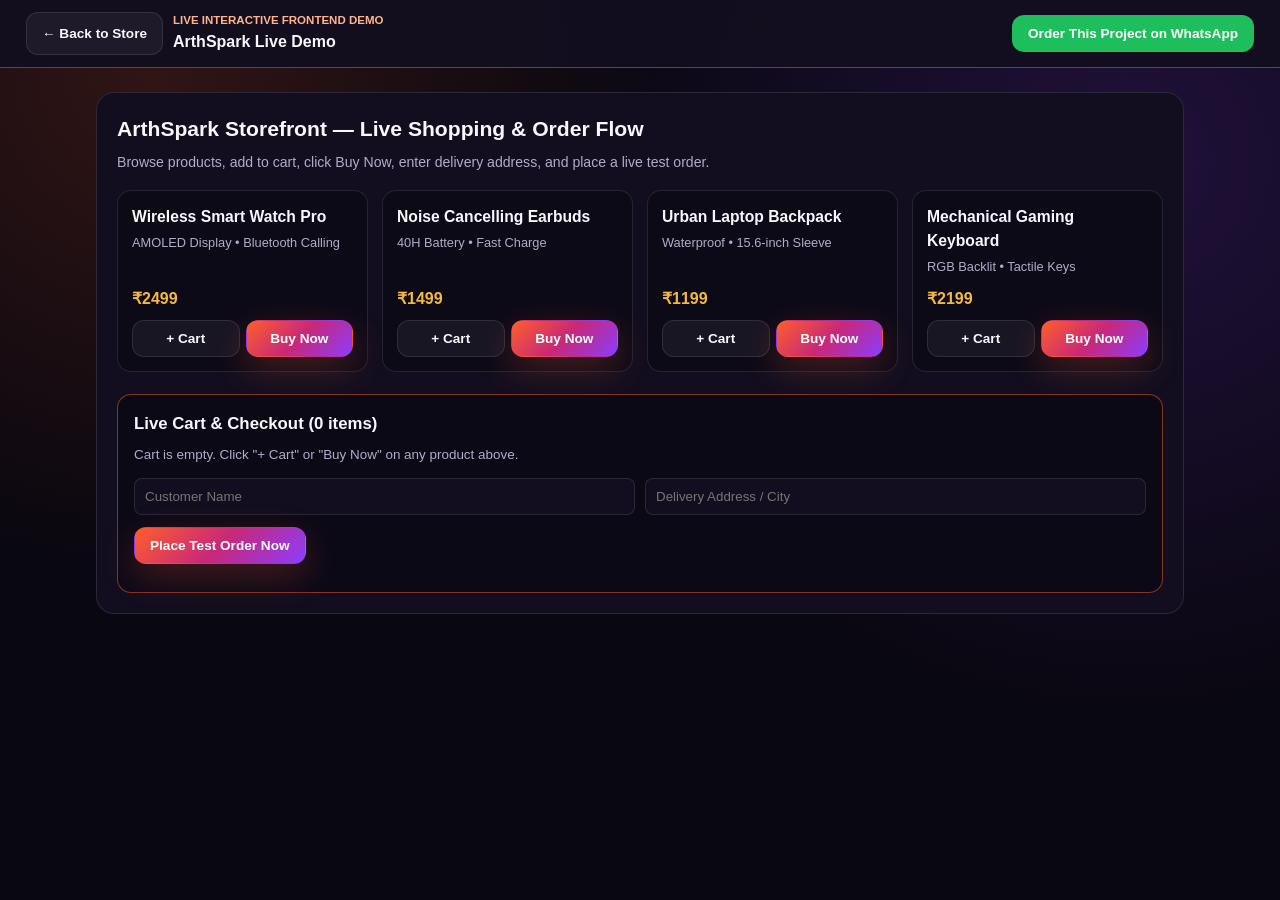
<file: ​1. demo.html>
<!DOCTYPE html>
<html lang="en">
<head>
  <meta charset="UTF-8" />
  <meta name="viewport" content="width=device-width, initial-scale=1.0" />
  <title>ArthSpark Live Interactive Demo</title>
  <link rel="stylesheet" href="style.css" />
  <style>
    .demo-topbar {
      background: rgba(18, 14, 31, 0.95);
      border-bottom: 1px solid var(--border-glow);
      padding: 12px 0;
      position: sticky;
      top: 0;
      z-index: 90;
    }
    .demo-shell {
      max-width: 1120px;
      margin: 24px auto 60px;
      padding: 0 16px;
    }
    .demo-stage {
      background: var(--bg-card);
      border: 1px solid var(--border-subtle);
      border-radius: var(--radius-lg);
      padding: 20px;
    }
    .demo-items-grid {
      display: grid;
      grid-template-columns: repeat(auto-fill, minmax(220px, 1fr));
      gap: 14px;
      margin-top: 16px;
    }
    .demo-item-card {
      background: #0d0a18;
      border: 1px solid var(--border-subtle);
      border-radius: 14px;
      padding: 14px;
      display: flex;
      flex-direction: column;
      justify-content: space-between;
    }
    .demo-item-card h4 {
      font-size: 0.98rem;
      margin-bottom: 4px;
    }
    .demo-item-card p {
      font-size: 0.8rem;
      color: var(--text-secondary);
      margin-bottom: 10px;
    }
    .cart-panel {
      margin-top: 22px;
      background: #0c0917;
      border: 1px solid var(--border-glow);
      border-radius: 14px;
      padding: 16px;
    }
    .loan-cat-grid {
      display: grid;
      grid-template-columns: repeat(auto-fill, minmax(175px, 1fr));
      gap: 10px;
      margin: 14px 0 18px;
    }
    .loan-type-btn {
      padding: 11px;
      border-radius: 12px;
      background: #0d0a18;
      border: 1px solid var(--border-subtle);
      color: #fff;
      font-weight: 600;
      font-size: 0.84rem;
      cursor: pointer;
      text-align: left;
    }
    .loan-type-btn.active {
      border-color: var(--accent-orange);
      background: rgba(255, 94, 43, 0.14);
    }
    .seat-grid {
      display: grid;
      grid-template-columns: repeat(4, 1fr);
      gap: 8px;
      max-width: 280px;
      margin: 14px 0;
    }
    .seat-btn {
      padding: 9px;
      border-radius: 8px;
      background: #0d0a18;
      border: 1px solid var(--border-subtle);
      color: #fff;
      cursor: pointer;
      font-size: 0.8rem;
    }
    .seat-btn.picked {
      background: var(--gradient-brand);
      border-color: transparent;
      font-weight: 700;
    }
  </style>
</head>
<body>
  <div class="demo-topbar">
    <div class="container" style="display:flex; align-items:center; justify-content:space-between; gap:10px; flex-wrap:wrap;">
      <div style="display:flex; align-items:center; gap:10px;">
        <a href="index.html" class="btn btn-outline">&larr; Back to Store</a>
        <div>
          <div style="font-size:0.72rem; color:#ffb48f; font-weight:700;">LIVE INTERACTIVE FRONTEND DEMO</div>
          <strong id="demoHeaderTitle" style="font-size:1rem;">ArthSpark Demo</strong>
        </div>
      </div>
      <div style="display:flex; gap:8px;">
        <button id="demoEnquireWa" class="btn btn-whatsapp" type="button">Order This Project on WhatsApp</button>
      </div>
    </div>
  </div>

  <main class="demo-shell">
    <div id="demoStage" class="demo-stage"></div>
  </main>

  <script src="config.js"></script>
  <script>
    (function () {
      const params = new URLSearchParams(window.location.search);
      const type = (params.get("type") || "ecommerce").toLowerCase();
      const title = params.get("title") || "ArthSpark Live Demo";
      const price = params.get("price") || "7999";
      const cfg = window.ARTHSPARK_CONFIG || {};
      const waNum = String(cfg.WHATSAPP_NUMBER || "917978895193").replace(/\D/g, "");

      document.getElementById("demoHeaderTitle").textContent = title;

      function openWa(text) {
        window.open(`https://wa.me/${waNum}?text=${encodeURIComponent(text)}`, "_blank");
      }

      document.getElementById("demoEnquireWa").addEventListener("click", () => {
        openWa(`Hello ArthSpark, I tested the live demo of "${title}" (Price: ₹${price}). Please share setup details!`);
      });

      const stage = document.getElementById("demoStage");

      // 1. Commerce / Grocery / Milk / Veg & Fruits / Restaurant Store Demo
      const STORE_CATALOGS = {
        ecommerce: {
          heading: "ArthSpark Storefront — Live Shopping & Order Flow",
          sub: "Browse products, add to cart, click Buy Now, enter delivery address, and place a live test order.",
          items: [
            { name: "Wireless Smart Watch Pro", desc: "AMOLED Display • Bluetooth Calling", price: 2499 },
            { name: "Noise Cancelling Earbuds", desc: "40H Battery • Fast Charge", price: 1499 },
            { name: "Urban Laptop Backpack", desc: "Waterproof • 15.6-inch Sleeve", price: 1199 },
            { name: "Mechanical Gaming Keyboard", desc: "RGB Backlit • Tactile Keys", price: 2199 }
          ]
        },
        grocery: {
          heading: "ArthSpark Instant Grocery — 15-Min Store Demo",
          sub: "Select daily grocery essentials, add to basket, and complete instant checkout.",
          items: [
            { name: "Premium Basmati Rice (5 kg)", desc: "Aged Long Grain • Farm Fresh", price: 480 },
            { name: "Cold-Pressed Mustard Oil (1 L)", desc: "100% Pure Kachi Ghani", price: 185 },
            { name: "Whole Wheat Chakki Atta (10 kg)", desc: "High Fiber • Soft Rotis", price: 420 },
            { name: "Toor Dal & Spices Combo", desc: "Unpolished Dal + Masala Pack", price: 290 }
          ]
        },
        milk: {
          heading: "ArthSpark Fresh Milk — Daily Morning Subscription Demo",
          sub: "Choose milk pack & morning delivery slot to test subscription ordering.",
          items: [
            { name: "Farm Fresh Full Cream Milk (1 L)", desc: "Morning 6:00 AM Delivery", price: 68 },
            { name: "A2 Desi Cow Milk (1 L)", desc: "Pure Glass Bottle Pack", price: 85 },
            { name: "Fresh Paneer & Curd Pack", desc: "200g Paneer + 400g Dahi", price: 135 },
            { name: "7-Day Morning Milk Pass", desc: "1L Daily • Pause Anytime", price: 460 }
          ]
        },
        veg_fruits: {
          heading: "ArthSpark Sabzi & Fresh Fruits Mandi — Live Demo",
          sub: "Pick farm-fresh vegetables & seasonal fruits and place a test basket order.",
          items: [
            { name: "Daily Sabzi Family Basket (4 kg)", desc: "Potato, Onion, Tomato, Green Veg", price: 220 },
            { name: "Shimla Royal Apples (1 kg)", desc: "Crisp & Sweet Handpicked", price: 160 },
            { name: "Seasonal Fruit Gift Box", desc: "Mango, Pomegranate, Banana, Kiwi", price: 340 },
            { name: "Organic Leafy Greens Pack", desc: "Spinach, Coriander, Methi", price: 75 }
          ]
        },
        restaurant: {
          heading: "ArthSpark Restaurant & Digital Menu — Live Ordering Demo",
          sub: "Tap dishes to add to your table/delivery order and send to kitchen.",
          items: [
            { name: "Paneer Tikka Masala + 2 Butter Naan", desc: "Chef Special Combo", price: 260 },
            { name: "Hyderabadi Dum Biryani", desc: "Served with Raita & Salan", price: 240 },
            { name: "Farmhouse Cheese Burst Pizza", desc: "Medium 10-inch • Fresh Crust", price: 320 },
            { name: "Cold Coffee & Brownie", desc: "Chilled Classic Dessert Combo", price: 180 }
          ]
        }
      };

      if (STORE_CATALOGS[type]) {
        const data = STORE_CATALOGS[type];
        let cart = [];

        function renderStoreDemo() {
          const total = cart.reduce((sum, item) => sum + item.price * item.qty, 0);
          stage.innerHTML = `
            <h2 class="section-heading">${data.heading}</h2>
            <p class="section-sub">${data.sub}</p>
            <div class="demo-items-grid">
              ${data.items
                .map(
                  (it, idx) => `
                  <div class="demo-item-card">
                    <div>
                      <h4>${it.name}</h4>
                      <p>${it.desc}</p>
                    </div>
                    <div>
                      <div style="font-weight:800; color:var(--accent-gold); margin-bottom:8px;">₹${it.price}</div>
                      <div style="display:flex; gap:6px;">
                        <button class="btn btn-outline add-cart-btn" data-idx="${idx}" type="button" style="flex:1;">+ Cart</button>
                        <button class="btn btn-primary buy-item-btn" data-idx="${idx}" type="button" style="flex:1;">Buy Now</button>
                      </div>
                    </div>
                  </div>`
                )
                .join("")}
            </div>

            <div class="cart-panel" id="checkoutSection">
              <h3 style="font-size:1.05rem; margin-bottom:8px;">Live Cart &amp; Checkout (${cart.reduce((s, i) => s + i.qty, 0)} items)</h3>
              ${
                cart.length
                  ? `<div style="margin-bottom:12px;">
                      ${cart
                        .map(
                          (c, i) =>
                            `<div style="display:flex; justify-content:space-between; padding:6px 0; border-bottom:1px solid var(--border-subtle); font-size:0.86rem;">
                              <span>${c.name} x ${c.qty}</span>
                              <span>₹${c.price * c.qty} <button data-rem="${i}" class="rem-btn" style="margin-left:8px; color:#ff7b7b; background:none; border:none; cursor:pointer;">Remove</button></span>
                            </div>`
                        )
                        .join("")}
                      <div style="margin-top:10px; font-weight:800; color:var(--accent-gold);">Total Payable: ₹${total}</div>
                    </div>`
                  : `<p style="font-size:0.84rem; color:var(--text-secondary); margin-bottom:12px;">Cart is empty. Click "+ Cart" or "Buy Now" on any product above.</p>`
              }

              <div style="display:grid; grid-template-columns:repeat(auto-fit, minmax(190px, 1fr)); gap:10px; margin-bottom:12px;">
                <input id="demoCustName" type="text" placeholder="Customer Name" style="padding:10px; border-radius:8px; background:#120e1f; border:1px solid var(--border-subtle); color:#fff;" />
                <input id="demoCustAddr" type="text" placeholder="Delivery Address / City" style="padding:10px; border-radius:8px; background:#120e1f; border:1px solid var(--border-subtle); color:#fff;" />
              </div>
              <button id="placeDemoOrderBtn" class="btn btn-primary" type="button">Place Test Order Now</button>
              <div id="demoOrderReceipt" style="margin-top:12px;"></div>
            </div>
          `;

          stage.querySelectorAll(".add-cart-btn").forEach((b) => {
            b.addEventListener("click", () => {
              const item = data.items[Number(b.getAttribute("data-idx"))];
              const existing = cart.find((c) => c.name === item.name);
              if (existing) existing.qty += 1;
              else cart.push({ ...item, qty: 1 });
              renderStoreDemo();
            });
          });

          stage.querySelectorAll(".buy-item-btn").forEach((b) => {
            b.addEventListener("click", () => {
              const item = data.items[Number(b.getAttribute("data-idx"))];
              cart = [{ ...item, qty: 1 }];
              renderStoreDemo();
              document.getElementById("checkoutSection").scrollIntoView({ behavior: "smooth" });
            });
          });

          stage.querySelectorAll(".rem-btn").forEach((b) => {
            b.addEventListener("click", () => {
              cart.splice(Number(b.getAttribute("data-rem")), 1);
              renderStoreDemo();
            });
          });

          document.getElementById("placeDemoOrderBtn").addEventListener("click", () => {
            if (!cart.length) {
              alert("Please select at least 1 product first!");
              return;
            }
            const cname = document.getElementById("demoCustName").value || "Demo Customer";
            const caddr = document.getElementById("demoCustAddr").value || "Ranchi, Jharkhand";
            const orderId = "AS-" + Math.floor(100000 + Math.random() * 900000);
            document.getElementById("demoOrderReceipt").innerHTML = `
              <div style="background:rgba(30,190,93,0.14); border:1px solid #1ebe5d; padding:12px; border-radius:10px; font-size:0.86rem;">
                <strong>Order Confirmed! (${orderId})</strong><br/>
                Customer: ${cname} • Address: ${caddr} • Total: ₹${total}<br/>
                <em>This is how your customers will place orders on your ArthSpark website!</em>
              </div>
            `;
          });
        }
        renderStoreDemo();
        return;
      }

      // 2. Loan Hub Interactive Demo (Personal, Business, Mortgage, Car New/Old, Bike New/Old)
      if (type === "loan") {
        const LOAN_TYPES = [
          "Personal Loan",
          "Business Loan",
          "Mortgage Loan",
          "New Car Loan",
          "Old Car Loan",
          "New Bike Loan",
          "Old Bike Loan"
        ];
        let activeLoan = LOAN_TYPES[0];

        function renderLoanDemo() {
          stage.innerHTML = `
            <h2 class="section-heading">ArthSpark Loan Hub — All Loan Categories Demo</h2>
            <p class="section-sub">Select any loan category below, calculate EMI, and test instant loan application flow:</p>

            <div class="loan-cat-grid">
              ${LOAN_TYPES.map(
                (lt) =>
                  `<button class="loan-type-btn ${lt === activeLoan ? "active" : ""}" data-lt="${lt}" type="button">${lt}</button>`
              ).join("")}
            </div>

            <div class="cart-panel">
              <h3 style="margin-bottom:10px;">Apply for: <span style="color:var(--accent-gold);">${activeLoan}</span></h3>
              <div style="display:grid; grid-template-columns:repeat(auto-fit, minmax(190px, 1fr)); gap:10px; margin-bottom:12px;">
                <div>
                  <label style="font-size:0.78rem; color:var(--text-secondary);">Loan Amount (₹)</label>
                  <input id="loanAmt" type="number" value="250000" style="width:100%; padding:10px; border-radius:8px; background:#120e1f; border:1px solid var(--border-subtle); color:#fff;" />
                </div>
                <div>
                  <label style="font-size:0.78rem; color:var(--text-secondary);">Tenure (Months)</label>
                  <input id="loanMonths" type="number" value="36" style="width:100%; padding:10px; border-radius:8px; background:#120e1f; border:1px solid var(--border-subtle); color:#fff;" />
                </div>
                <div>
                  <label style="font-size:0.78rem; color:var(--text-secondary);">Applicant Name</label>
                  <input id="loanApplicant" type="text" placeholder="Full Name" style="width:100%; padding:10px; border-radius:8px; background:#120e1f; border:1px solid var(--border-subtle); color:#fff;" />
                </div>
              </div>
              <div style="display:flex; flex-wrap:wrap; gap:10px;">
                <button id="calcEmiBtn" class="btn btn-outline" type="button">Calculate EMI</button>
                <button id="submitLoanDemoBtn" class="btn btn-primary" type="button">Submit ${activeLoan} Request</button>
              </div>
              <div id="loanDemoOut" style="margin-top:12px;"></div>
            </div>
          `;

          stage.querySelectorAll(".loan-type-btn").forEach((b) => {
            b.addEventListener("click", () => {
              activeLoan = b.getAttribute("data-lt");
              renderLoanDemo();
            });
          });

          document.getElementById("calcEmiBtn").addEventListener("click", () => {
            const p = Number(document.getElementById("loanAmt").value) || 100000;
            const n = Number(document.getElementById("loanMonths").value) || 24;
            const r = 11.5 / 12 / 100;
            const emi = Math.round((p * r * Math.pow(1 + r, n)) / (Math.pow(1 + r, n) - 1));
            document.getElementById("loanDemoOut").innerHTML = `<p style="color:var(--accent-gold); font-weight:700;">Estimated Monthly EMI for ${activeLoan}: ₹${emi.toLocaleString("en-IN")}/month</p>`;
          });

          document.getElementById("submitLoanDemoBtn").addEventListener("click", () => {
            const name = document.getElementById("loanApplicant").value || "Applicant";
            const amt = document.getElementById("loanAmt").value || "250000";
            document.getElementById("loanDemoOut").innerHTML = `
              <div style="background:rgba(30,190,93,0.14); border:1px solid #1ebe5d; padding:12px; border-radius:10px; font-size:0.86rem;">
                <strong>Application Logged!</strong> ${name}'s request for <strong>${activeLoan}</strong> (₹${Number(amt).toLocaleString("en-IN")}) is ready for instant WhatsApp/CRM routing.
              </div>
            `;
          });
        }
        renderLoanDemo();
        return;
      }

      // 3. Travel / Hotel / Bus / Flight / Ride (Rapido/Ola/Uber) Interactive Demo
      if (["hotel", "bus", "flight", "ride", "tour"].includes(type)) {
        let pickedSeats = ["S2"];
        stage.innerHTML = `
          <h2 class="section-heading">${title} — Interactive Booking Demo</h2>
          <p class="section-sub">Test route/destination selection, ride/seat picker, and instant fare confirmation.</p>
          <div style="display:grid; grid-template-columns:repeat(auto-fit, minmax(190px, 1fr)); gap:10px; margin:14px 0;">
            <input id="fromCity" type="text" value="Ranchi" placeholder="From / Pickup" style="padding:10px; border-radius:8px; background:#0d0a18; border:1px solid var(--border-subtle); color:#fff;" />
            <input id="toCity" type="text" value="Patna" placeholder="To / Destination" style="padding:10px; border-radius:8px; background:#0d0a18; border:1px solid var(--border-subtle); color:#fff;" />
            <select id="rideClass" style="padding:10px; border-radius:8px; background:#0d0a18; border:1px solid var(--border-subtle); color:#fff;">
              <option value="499">Bike / Standard Saver — ₹499</option>
              <option value="899">AC Sleeper / Sedan Cab — ₹899</option>
              <option value="2499">Deluxe Suite / Express Flight — ₹2,499</option>
            </select>
          </div>
          ${
            type === "bus" || type === "flight"
              ? `<div><strong style="font-size:0.85rem;">Tap to Select Seats:</strong>
                  <div class="seat-grid" id="seatGrid">
                    ${["S1", "S2", "S3", "S4", "S5", "S6", "S7", "S8"]
                      .map((s) => `<button type="button" class="seat-btn ${pickedSeats.includes(s) ? "picked" : ""}" data-s="${s}">${s}</button>`)
                      .join("")}
                  </div>
                </div>`
              : ""
          }
          <button id="confirmTravelBtn" class="btn btn-primary" type="button">Confirm Live Booking Demo</button>
          <div id="travelOut" style="margin-top:14px;"></div>
        `;

        stage.querySelectorAll(".seat-btn").forEach((sb) => {
          sb.addEventListener("click", () => {
            const s = sb.getAttribute("data-s");
            if (pickedSeats.includes(s)) pickedSeats = pickedSeats.filter((x) => x !== s);
            else pickedSeats.push(s);
            sb.classList.toggle("picked");
          });
        });

        document.getElementById("confirmTravelBtn").addEventListener("click", () => {
          const from = document.getElementById("fromCity").value;
          const to = document.getElementById("toCity").value;
          const fare = document.getElementById("rideClass").value;
          document.getElementById("travelOut").innerHTML = `
            <div style="background:rgba(30,190,93,0.14); border:1px solid #1ebe5d; padding:12px; border-radius:10px; font-size:0.86rem;">
              <strong>Booking Confirmed!</strong> ${from} &rarr; ${to} | Fare: ₹${fare} ${type === "bus" || type === "flight" ? "| Seats: " + pickedSeats.join(", ") : ""}
            </div>
          `;
        });
        return;
      }

      // 4. Banking / Payment Gateway / School / Real Estate / Partners / IT & Marketing Demo
      stage.innerHTML = `
        <h2 class="section-heading">${title} — Interactive System Preview</h2>
        <p class="section-sub">Explore live interactive modules built for this solution by ArthSpark.</p>
        <div class="demo-items-grid">
          <div class="demo-item-card">
            <h4>Customer / User Frontend</h4>
            <p>Clean mobile-first interface with instant search, filters, and one-tap actions.</p>
            <span class="maint-tag">Active Module</span>
          </div>
          <div class="demo-item-card">
            <h4>Live Checkout &amp; WhatsApp Routing</h4>
            <p>Direct payment gateway trigger + pre-filled WhatsApp lead alert for every user.</p>
            <span class="maint-tag">Active Module</span>
          </div>
          <div class="demo-item-card">
            <h4>Admin Control &amp; Analytics</h4>
            <p>Manage rates, banners, entries, and customer requests directly from mobile or laptop.</p>
            <span class="maint-tag">Active Module</span>
          </div>
        </div>
        <div class="cart-panel">
          <h3 style="font-size:1rem; margin-bottom:8px;">Test Instant Inquiry / Action</h3>
          <div style="display:flex; flex-wrap:wrap; gap:10px;">
            <input id="genDemoInput" type="text" placeholder="Enter sample name / ID / query..." style="flex:1; min-width:200px; padding:10px; border-radius:8px; background:#120e1f; border:1px solid var(--border-subtle); color:#fff;" />
            <button id="genDemoBtn" class="btn btn-primary" type="button">Run Action</button>
          </div>
          <div id="genDemoResult" style="margin-top:10px;"></div>
        </div>
      `;

      document.getElementById("genDemoBtn").addEventListener("click", () => {
        const val = document.getElementById("genDemoInput").value || "Sample Entry #101";
        document.getElementById("genDemoResult").innerHTML = `
          <div style="background:rgba(30,190,93,0.14); border:1px solid #1ebe5d; padding:10px; border-radius:10px; font-size:0.85rem;">
            <strong>Processed Successfully:</strong> "${val}" recorded in ${title} workflow!
          </div>
        `;
      });
    })();
  </script>
</body>
</html>
</file>
<file: style.css>
:root {
  --bg-main: #090710;
  --bg-card: #120e1f;
  --bg-card-hover: #19132c;
  --border-subtle: rgba(255, 255, 255, 0.1);
  --border-glow: rgba(255, 94, 43, 0.5);
  --text-primary: #f8f7fc;
  --text-secondary: #b2abc7;
  --accent-orange: #ff5e2b;
  --accent-purple: #8b3dff;
  --accent-gold: #f5b942;
  --gradient-brand: linear-gradient(135deg, #ff5e2b 0%, #c82878 50%, #8b3dff 100%);
  --gradient-subtle: linear-gradient(135deg, rgba(255, 94, 43, 0.16), rgba(139, 61, 255, 0.16));
  --shadow-glow: 0 12px 35px rgba(255, 94, 43, 0.24);
  --radius-lg: 18px;
  --radius-md: 12px;
}

* {
  box-sizing: border-box;
  margin: 0;
  padding: 0;
  font-family: 'Inter', -apple-system, BlinkMacSystemFont, 'Segoe UI', Roboto, sans-serif;
}

body {
  background-color: #090710;
  background-image:
    radial-gradient(circle at 12% 8%, rgba(255, 94, 43, 0.16), transparent 36%),
    radial-gradient(circle at 88% 18%, rgba(139, 61, 255, 0.18), transparent 42%);
  color: #f8f7fc;
  line-height: 1.55;
  min-height: 100vh;
  overflow-x: hidden;
}

a { color: inherit; text-decoration: none; }

.container {
  width: 100%;
  max-width: 1260px;
  margin: 0 auto;
  padding: 0 16px;
}

.navbar {
  position: sticky;
  top: 0;
  z-index: 100;
  background: rgba(9, 7, 16, 0.92);
  backdrop-filter: blur(14px);
  border-bottom: 1px solid var(--border-subtle);
}

.nav-inner {
  display: flex;
  align-items: center;
  justify-content: space-between;
  padding: 11px 0;
  gap: 10px;
}

.brand-box { display: flex; align-items: center; gap: 10px; }

.brand-logo-wrap {
  background: #ffffff;
  padding: 4px 10px;
  border-radius: 10px;
  display: flex;
  align-items: center;
  justify-content: center;
}

.brand-logo-wrap img { height: 32px; width: auto; object-fit: contain; }

.brand-title {
  font-size: 1.2rem;
  font-weight: 800;
  background: var(--gradient-brand);
  -webkit-background-clip: text;
  -webkit-text-fill-color: transparent;
}

.nav-links { display: flex; align-items: center; gap: 16px; }
.nav-links a { font-size: 0.88rem; color: var(--text-secondary); }
.nav-links a:hover { color: #ffffff; }
.nav-actions { display: flex; align-items: center; gap: 8px; }

.btn {
  display: inline-flex;
  align-items: center;
  justify-content: center;
  gap: 6px;
  padding: 10px 15px;
  border-radius: var(--radius-md);
  font-size: 0.85rem;
  font-weight: 600;
  cursor: pointer;
  border: 1px solid transparent;
  transition: 0.2s ease;
}

.btn-primary {
  background: var(--gradient-brand);
  color: #ffffff;
  box-shadow: var(--shadow-glow);
}

.btn-outline {
  background: rgba(255, 255, 255, 0.05);
  border-color: var(--border-subtle);
  color: #f8f7fc;
}

.btn-whatsapp {
  background: #1ebe5d;
  color: #ffffff;
}

.hero { padding: 38px 0 24px; text-align: center; }

.hero-badge {
  display: inline-block;
  padding: 6px 14px;
  border-radius: 999px;
  background: var(--gradient-subtle);
  border: 1px solid var(--border-glow);
  color: #ffb48f;
  font-size: 0.78rem;
  font-weight: 600;
  margin-bottom: 12px;
}

.hero h1 {
  font-size: clamp(1.8rem, 4.5vw, 3rem);
  font-weight: 800;
  line-height: 1.15;
  margin-bottom: 12px;
}

.hero h1 span {
  background: var(--gradient-brand);
  -webkit-background-clip: text;
  -webkit-text-fill-color: transparent;
}

.hero p {
  max-width: 720px;
  margin: 0 auto 20px;
  color: var(--text-secondary);
  font-size: 0.95rem;
}

.hero-cta { display: flex; flex-wrap: wrap; justify-content: center; gap: 10px; }

.it-capabilities {
  background: var(--bg-card);
  border: 1px solid var(--border-subtle);
  border-radius: var(--radius-lg);
  padding: 20px;
  margin: 22px 0 30px;
}

.section-heading { font-size: 1.32rem; font-weight: 800; margin-bottom: 6px; }
.section-sub { color: var(--text-secondary); font-size: 0.88rem; margin-bottom: 14px; }

.cap-grid {
  display: grid;
  grid-template-columns: repeat(auto-fit, minmax(210px, 1fr));
  gap: 12px;
}

.cap-card {
  background: rgba(255, 255, 255, 0.03);
  border: 1px solid var(--border-subtle);
  border-radius: var(--radius-md);
  padding: 13px;
}

.cap-card h4 { font-size: 0.92rem; color: #ffb48f; margin-bottom: 4px; }
.cap-card p { font-size: 0.8rem; color: var(--text-secondary); }

.filter-section { margin: 14px 0 22px; display: flex; flex-direction: column; gap: 12px; }
.search-box { width: 100%; max-width: 520px; margin: 0 auto; }

.search-box input {
  width: 100%;
  padding: 12px 16px;
  border-radius: var(--radius-md);
  background: var(--bg-card);
  border: 1px solid var(--border-subtle);
  color: #fff;
  font-size: 0.9rem;
  outline: none;
}

.category-tabs { display: flex; gap: 8px; overflow-x: auto; padding-bottom: 6px; }

@media (min-width: 840px) {
  .category-tabs { justify-content: center; flex-wrap: wrap; }
}

.cat-chip {
  white-space: nowrap;
  padding: 8px 14px;
  border-radius: 999px;
  background: var(--bg-card);
  border: 1px solid var(--border-subtle);
  color: var(--text-secondary);
  font-size: 0.82rem;
  font-weight: 600;
  cursor: pointer;
}

.cat-chip.active, .cat-chip:hover {
  background: var(--gradient-brand);
  color: #fff;
  border-color: transparent;
}

.projects-grid {
  display: grid;
  grid-template-columns: repeat(auto-fill, minmax(300px, 1fr));
  gap: 18px;
  margin-bottom: 40px;
}

.project-card {
  background: var(--bg-card);
  border: 1px solid var(--border-subtle);
  border-radius: var(--radius-lg);
  overflow: hidden;
  display: flex;
  flex-direction: column;
}

.card-photo-box {
  position: relative;
  height: 175px;
  overflow: hidden;
  background: linear-gradient(135deg, #24163d, #0d0a18);
  border-bottom: 1px solid var(--border-subtle);
  padding: 12px;
  display: flex;
  flex-direction: column;
  justify-content: space-between;
}

.card-photo-box img.project-thumb {
  position: absolute;
  inset: 0;
  width: 100%;
  height: 100%;
  object-fit: cover;
}

.photo-overlay-grad {
  position: absolute;
  inset: 0;
  background: linear-gradient(to top, rgba(9, 7, 16, 0.9) 10%, rgba(9, 7, 16, 0.25) 65%, rgba(9, 7, 16, 0.55) 100%);
  z-index: 1;
}

.photo-top-row {
  position: relative;
  z-index: 2;
  display: flex;
  justify-content: space-between;
  align-items: center;
  gap: 6px;
}

.cat-pill {
  background: rgba(9, 7, 16, 0.85);
  border: 1px solid var(--border-glow);
  color: #ffb48f;
  font-size: 0.7rem;
  font-weight: 700;
  padding: 4px 10px;
  border-radius: 999px;
}

.discount-pill {
  background: var(--gradient-brand);
  color: #fff;
  font-size: 0.7rem;
  font-weight: 800;
  padding: 4px 9px;
  border-radius: 999px;
}

.photo-price-badge {
  position: relative;
  z-index: 2;
  align-self: flex-start;
  background: rgba(12, 9, 23, 0.92);
  border: 1px solid rgba(245, 185, 66, 0.55);
  border-radius: 10px;
  padding: 5px 10px;
  display: inline-flex;
  align-items: baseline;
  gap: 7px;
}

.photo-price-badge .mrp-cut { font-size: 0.75rem; color: #9e96b8; text-decoration: line-through; }
.photo-price-badge .offer-now { font-size: 0.96rem; font-weight: 800; color: var(--accent-gold); }

.card-body { padding: 16px; display: flex; flex-direction: column; flex: 1; }
.card-title { font-size: 1.06rem; font-weight: 700; margin-bottom: 6px; }
.card-desc { font-size: 0.83rem; color: var(--text-secondary); margin-bottom: 10px; }

.feature-pills { display: flex; flex-wrap: wrap; gap: 5px; margin-bottom: 12px; }
.feature-pill {
  font-size: 0.7rem;
  padding: 3px 8px;
  border-radius: 6px;
  background: rgba(255, 255, 255, 0.06);
  color: #d7d0ec;
}

.card-price-row {
  display: flex;
  align-items: center;
  justify-content: space-between;
  background: rgba(9, 7, 16, 0.75);
  border: 1px solid var(--border-subtle);
  border-radius: 10px;
  padding: 9px 12px;
  margin-top: auto;
  margin-bottom: 12px;
}

.card-price-row .mrp-cut { font-size: 0.8rem; color: #8b83a3; text-decoration: line-through; margin-right: 6px; }
.card-price-row .offer-now { font-size: 1.1rem; font-weight: 800; color: var(--accent-gold); }
.maint-tag { font-size: 0.72rem; color: #8ce99a; font-weight: 600; }

.card-actions { display: grid; grid-template-columns: 1fr 1.15fr; gap: 9px; }

.loan-banner {
  background: linear-gradient(135deg, rgba(255, 94, 43, 0.16), rgba(139, 61, 255, 0.2));
  border: 1px solid var(--border-glow);
  border-radius: var(--radius-lg);
  padding: 22px;
  margin-bottom: 40px;
}

.loan-chips { display: flex; flex-wrap: wrap; gap: 8px; margin: 12px 0 16px; }
.loan-chip {
  background: rgba(9, 7, 16, 0.8);
  border: 1px solid var(--border-subtle);
  padding: 7px 12px;
  border-radius: 999px;
  font-size: 0.8rem;
  font-weight: 600;
}

.reviews-section { margin-bottom: 40px; overflow: hidden; }
.reviews-marquee {
  display: flex;
  gap: 14px;
  width: max-content;
  animation: scrollReviews 38s linear infinite;
}
.reviews-marquee:hover { animation-play-state: paused; }

@keyframes scrollReviews {
  0% { transform: translateX(0); }
  100% { transform: translateX(-50%); }
}

.review-card {
  width: 295px;
  background: var(--bg-card);
  border: 1px solid var(--border-subtle);
  border-radius: var(--radius-lg);
  padding: 15px;
  flex-shrink: 0;
}

.review-stars { color: #f5b942; font-size: 0.95rem; margin-bottom: 6px; }
.review-text { font-size: 0.84rem; color: #ded9ee; margin-bottom: 10px; }
.review-author { font-size: 0.8rem; font-weight: 700; color: #ffb48f; }

.partners-section { margin-bottom: 44px; }
.partners-grid { display: grid; grid-template-columns: repeat(auto-fit, minmax(170px, 1fr)); gap: 12px; }
.partner-card {
  background: var(--bg-card);
  border: 1px solid var(--border-subtle);
  border-radius: var(--radius-md);
  padding: 14px;
  text-align: center;
}
.partner-card strong { display: block; font-size: 0.94rem; margin-bottom: 3px; }
.partner-card span { font-size: 0.76rem; color: var(--text-secondary); }

.floating-wa {
  position: fixed;
  bottom: 20px;
  right: 18px;
  z-index: 950;
  width: 54px;
  height: 54px;
  border-radius: 50%;
  background: #25d366;
  color: #fff;
  display: flex;
  align-items: center;
  justify-content: center;
  font-weight: 800;
  box-shadow: 0 8px 25px rgba(37, 211, 102, 0.45);
  cursor: pointer;
  border: none;
}

.timed-popup {
  position: fixed;
  bottom: 84px;
  right: 18px;
  left: 18px;
  max-width: 365px;
  margin-left: auto;
  z-index: 960;
  background: linear-gradient(145deg, #1d1538, #110d22);
  border: 1px solid var(--accent-orange);
  border-radius: var(--radius-lg);
  padding: 16px;
  box-shadow: 0 18px 45px rgba(0, 0, 0, 0.75);
  display: none;
}

.timed-popup.show { display: block; }
.popup-close-btn {
  position: absolute;
  top: 8px;
  right: 11px;
  background: none;
  border: none;
  color: var(--text-secondary);
  font-size: 1.25rem;
  cursor: pointer;
}

.modal-backdrop {
  position: fixed;
  inset: 0;
  background: rgba(4, 3, 10, 0.85);
  backdrop-filter: blur(8px);
  display: none;
  align-items: center;
  justify-content: center;
  z-index: 1000;
  padding: 16px;
}

.modal-backdrop.open { display: flex; }

.modal-box {
  width: 100%;
  max-width: 460px;
  background: #151026;
  border: 1px solid var(--border-glow);
  border-radius: var(--radius-lg);
  padding: 22px;
  position: relative;
}

.modal-close {
  position: absolute;
  top: 12px;
  right: 15px;
  background: none;
  border: none;
  color: var(--text-secondary);
  font-size: 1.45rem;
  cursor: pointer;
}

.form-group { margin-bottom: 12px; }
.form-group label { display: block; font-size: 0.8rem; color: var(--text-secondary); margin-bottom: 4px; }
.form-group input, .form-group select, .form-group textarea {
  width: 100%;
  padding: 10px 12px;
  border-radius: 10px;
  background: #0c0917;
  border: 1px solid var(--border-subtle);
  color: #fff;
  font-size: 0.9rem;
}

.footer {
  border-top: 1px solid var(--border-subtle);
  padding: 24px 0 80px;
  color: var(--text-secondary);
  font-size: 0.84rem;
}

.footer-grid { display: flex; flex-wrap: wrap; justify-content: space-between; gap: 16px; }

@media (max-width: 640px) {
  .nav-links { display: none; }
  .projects-grid { grid-template-columns: 1fr; }
}
</file>
